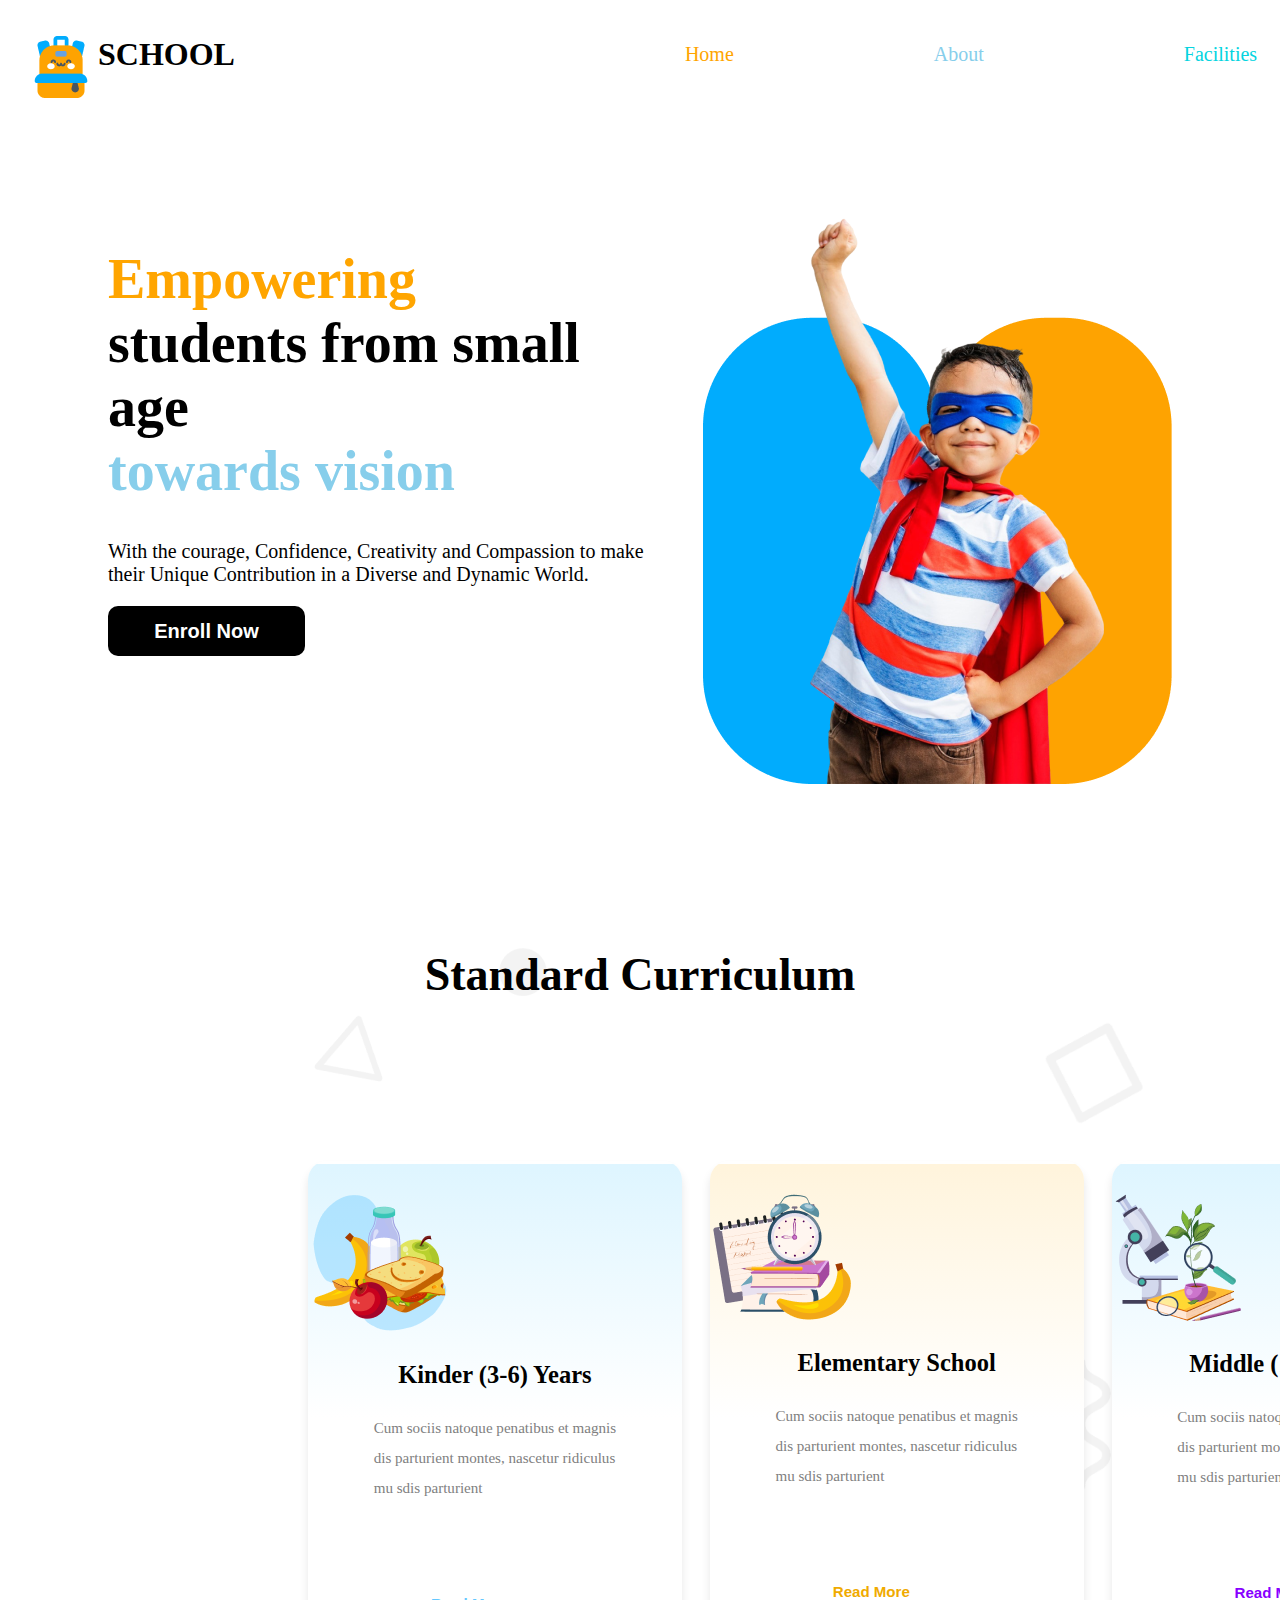
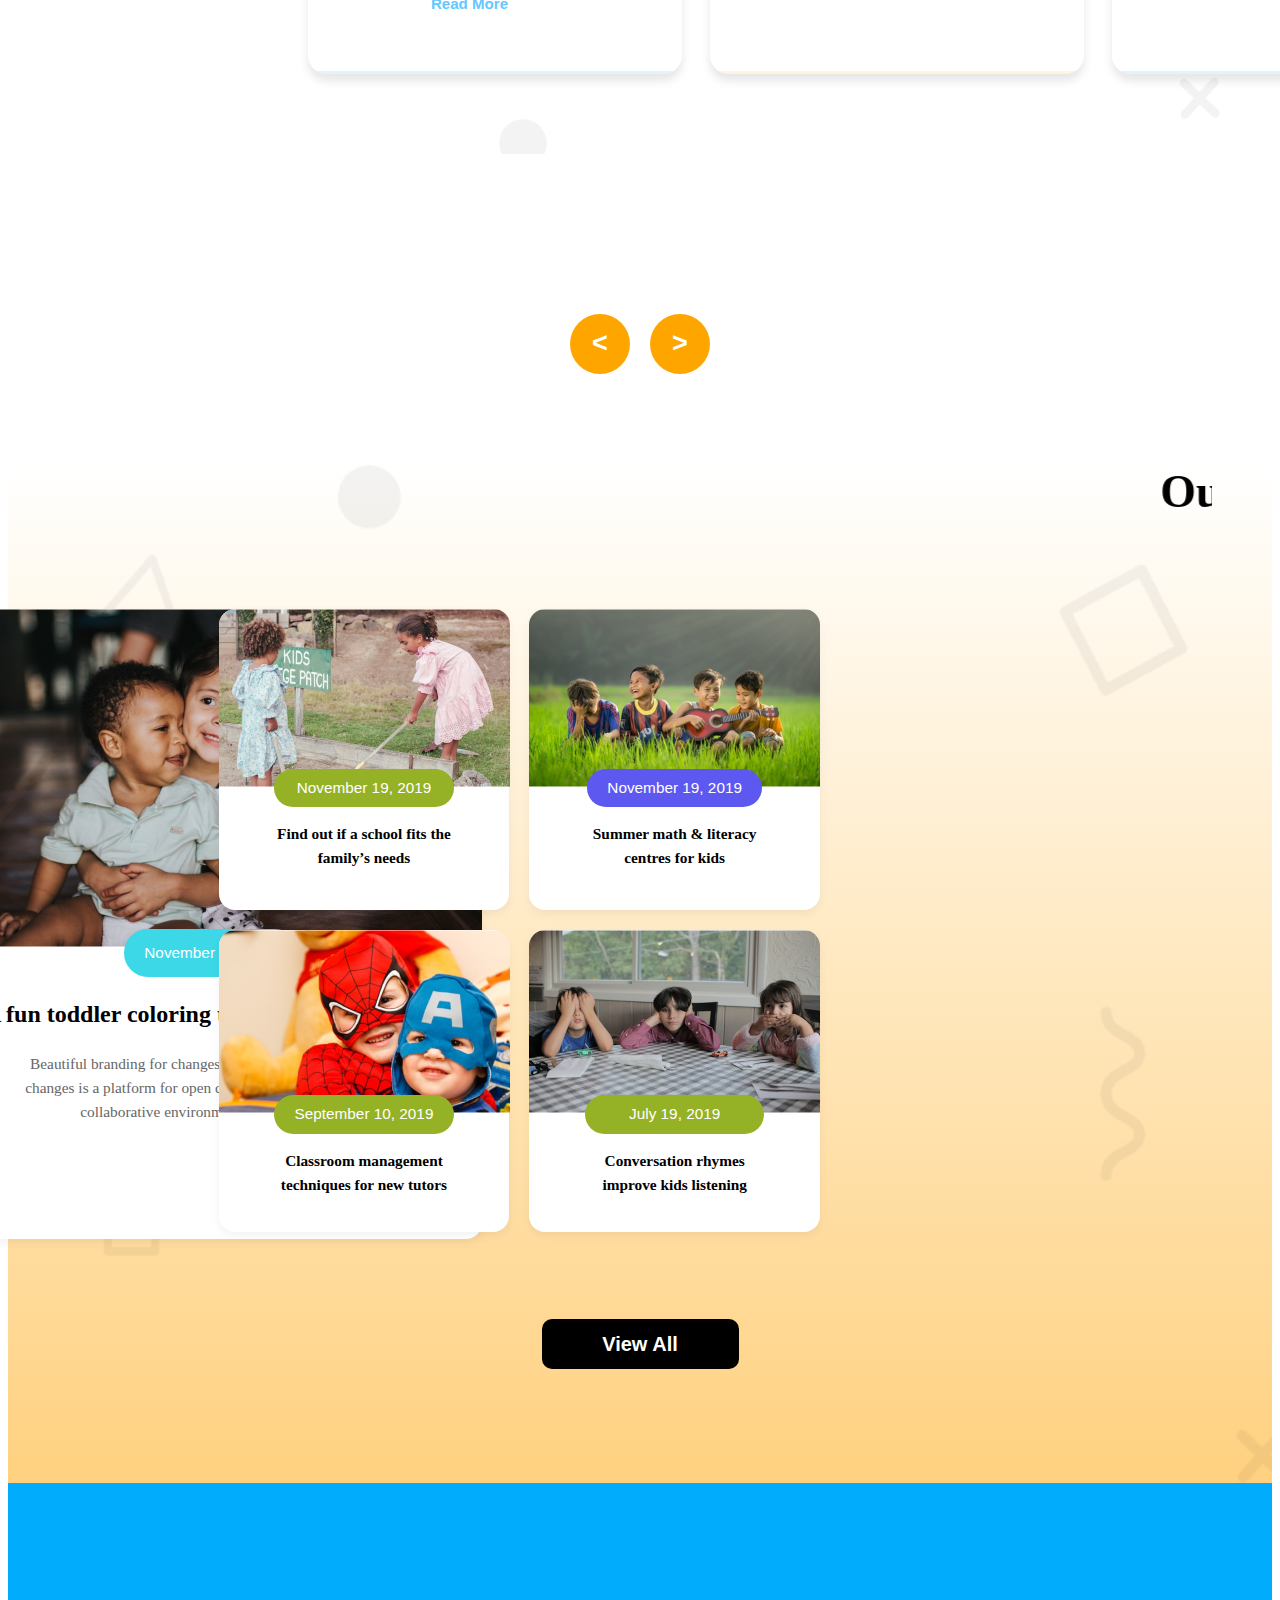
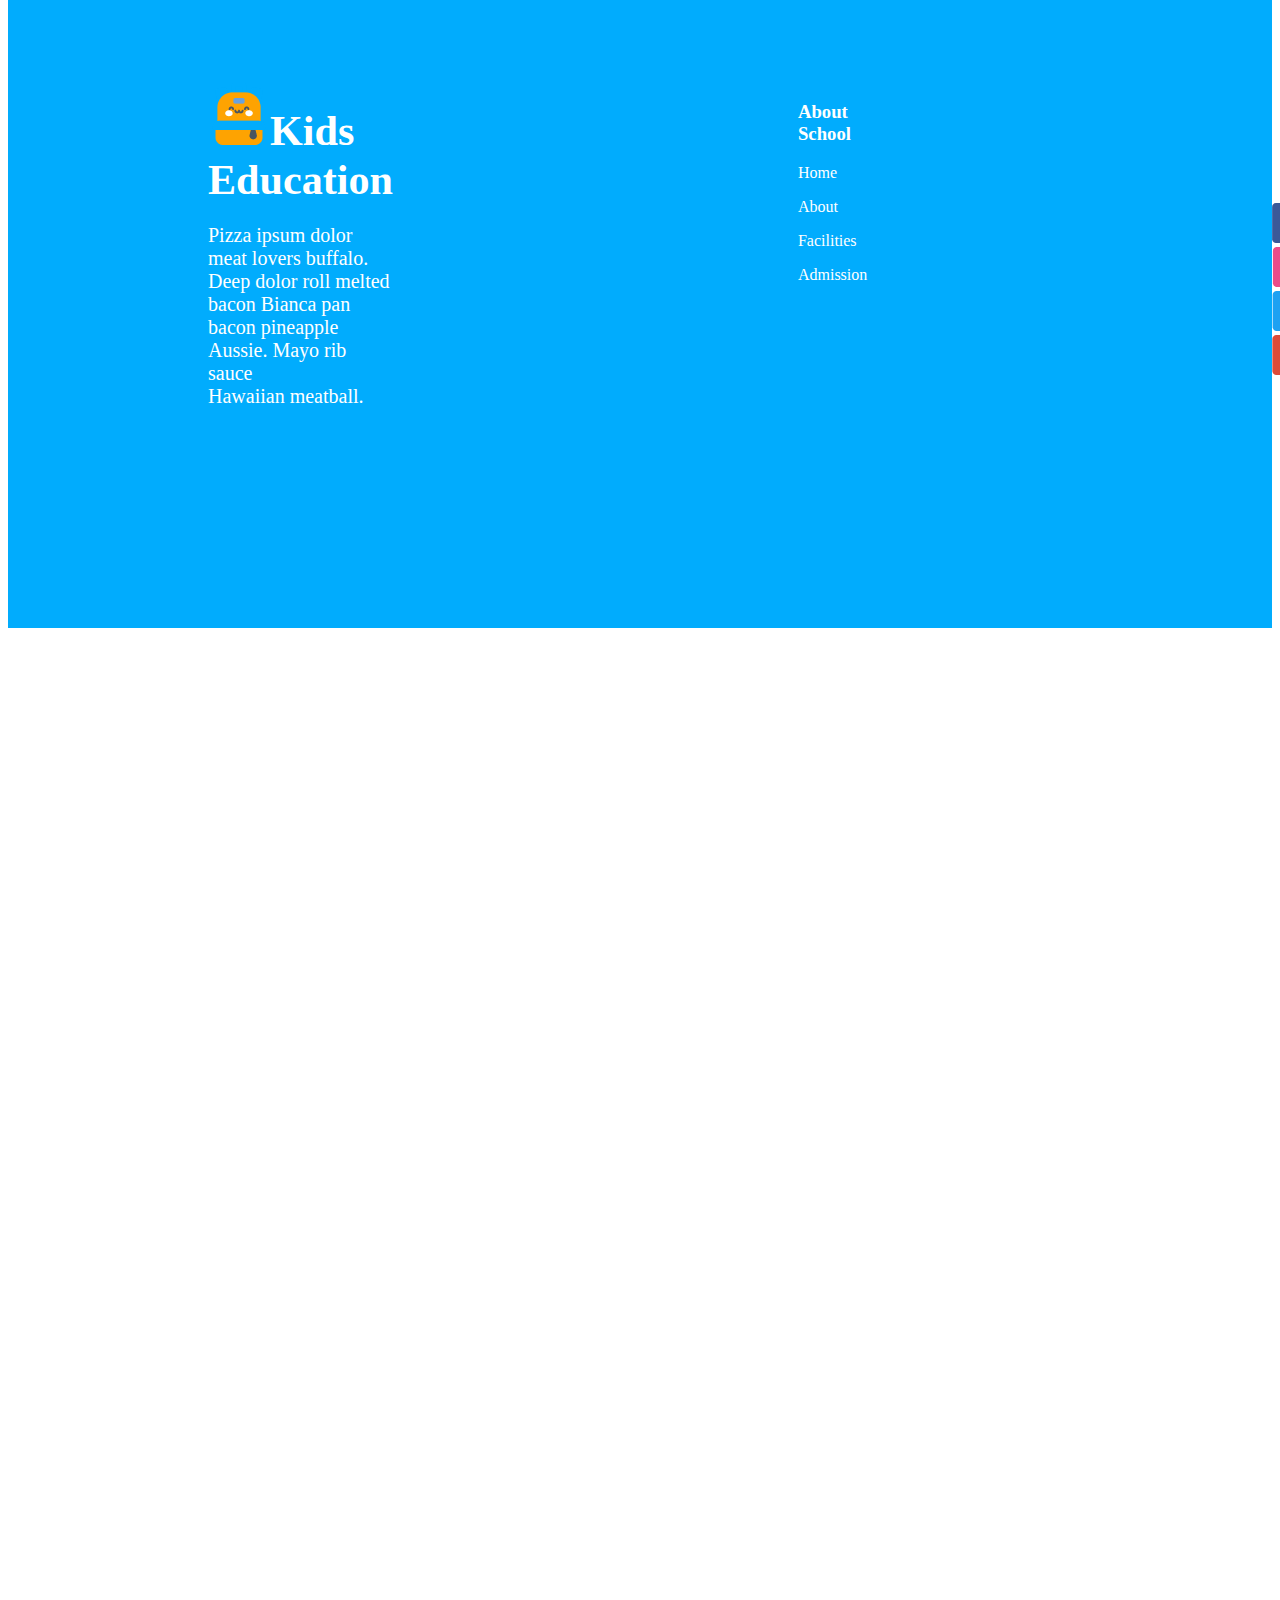
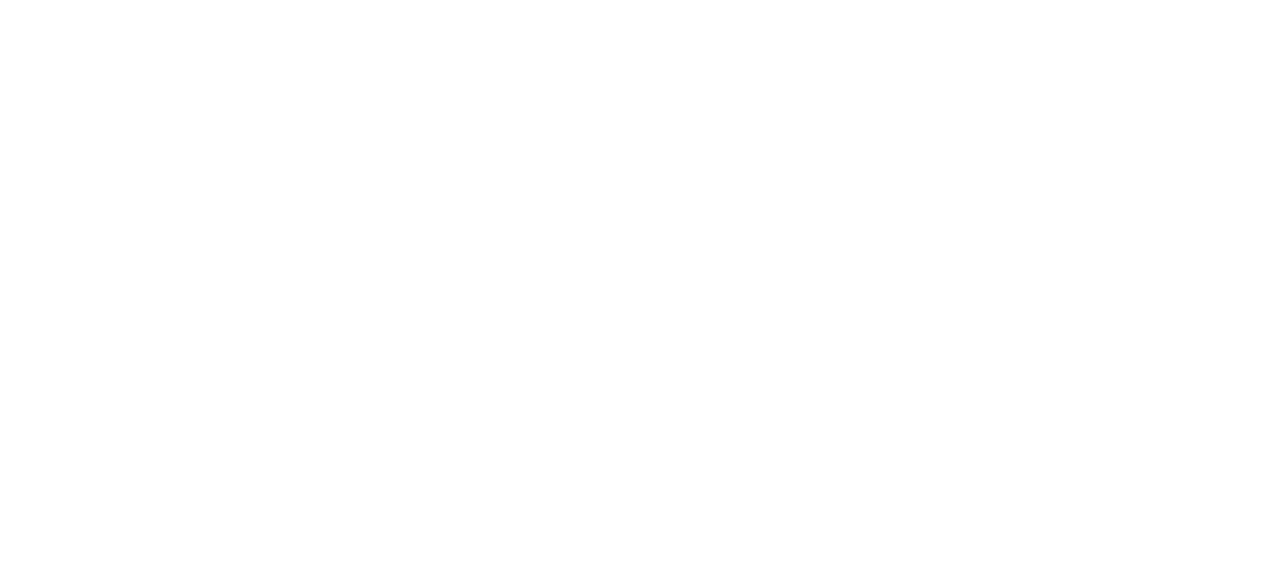
<file: index.html>
<!DOCTYPE html>
<html lang="en">
<head>
    <meta charset="UTF-8">
    <meta name="viewport" content="width=device-width, initial-scale=1.0">
    <title>SCHOOL</title>
    <link rel="stylesheet" href="style4.css">


    <link rel="preconnect" href="https://fonts.googleapis.com">
    <link rel="preconnect" href="https://fonts.gstatic.com" crossorigin>
    <link href="https://fonts.googleapis.com/css2?family=Open+Sans:ital,wght@0,300..800;1,300..800&display=swap" rel="stylesheet">

<body class="Open-sans-normal body">
    
<header >

    
<nav class="nav">


   <div><ul>
      <div class="holo">
       <li><img src="assets/logo.png" height="62px" width="62px" class="logo"></li>
       <li class="font5">SCHOOL</li>
    </div>
<li><a href="" class="font1">Home</a></li>
<li><a href="" class="font2">About</a></li>
<li><a href="" class="font3">Facilities</a></li>
<li><a href="" class="font4">Admission</a></li>
<div><button class="font font-size">Contact</a></button></div>
</ul></div>


    <div class="container-btn">
        <div class="bar1"></div>
        <div class="bar2"></div>
        <div class="bar3"></div>
    </div>

</nav>
</header>


    



    <main>
        <section class="banner">
        <div class="banner-greting "><h1 class="font8"><span class="font6">Empowering </span><br>
            students from small age <br> <span class="font7">towards vision</span></h1>
            <p class="font9">With the courage, Confidence, Creativity and Compassion to make <br> their Unique Contribution in a Diverse and Dynamic World.</p>
 <button class="btn-primary">Enroll Now</button></div>


<div><img src="assets/hero-kids.png" alt="" srcset="" width="468.61px" height="575px"  class="jolo"></div>
</section>
   


<div class="secondary-backgroud saw">
<h1 class="font10">Standard Curriculum</h1>
<div class="box-container">

    <div class="box skyblue box1">
        <img src="assets/kinder.png" alt="" srcset="">
        <h3 class="font11">Kinder (3-6) Years</h3>
        <p class="font12">Cum sociis natoque penatibus et magnis <br>
            dis parturient montes, nascetur ridiculus <br>
            mu sdis parturient</p>
        <button class="btn-primary1">Read More</button>
    </div>

    <div class="box orange box1">
        <img src="assets/elementary.png" alt="" srcset="">
        <h3 class="font11">Elementary School</h3>
        <p class="font12">Cum sociis natoque penatibus et magnis <br>
            dis parturient montes, nascetur ridiculus <br>
            mu sdis parturient</p>
        <button class="btn-primary2">Read More</button>
    </div>


    <div class="box purple box1">
        <img src="assets/middle.png" alt="" srcset="">
        <h3 class="font11">Middle (10-16) Years</h3>
        <p class="font12">Cum sociis natoque penatibus et magnis <br>
            dis parturient montes, nascetur ridiculus <br>
            mu sdis parturient</p>

        <button class="btn-primary3">Read More</button>
    </div>


</div>


</div>

<div class="lang">

<div ><button class="legend"> < </button></div> <div><button class="legend"> > </button> </div>


</div>



<section class="thrid-background">

<h1 class="font10"><marquee direction="righ">Our Stories</marquee></h1>

<div class="viewport ">

<div class="box3">
    
    <img src="assets/story-1.png" alt="" srcset="" class="radious-image">
    <div class="display-co"><button class="btn-primary4">November 19, 2019</button></div>
    <h3 class="font13">A fun toddler coloring training on
        classroom</h3>
        <p class="font15">Beautiful branding for changes by Never Now in Australia. <br>
            changes is a platform for open discussion in an inclusive and  <br>
            collaborative environment, providing the...</p>
           
</div>

<section class="classroom-contaiter">
<div class="box4">
    <img src="assets/story-2.png" alt="" srcset="" class="radious-image">
   <div class="display-co"><button class="btn-primary5">November 19, 2019</button></div> 
    <h3 class="font14">Find out if a school fits the <br>
        family’s needs</h3></div>


<div class="box4">
    <img src="assets/story-3.png" alt="" srcset="" class="radious-image">
    <div class="display-co"><button class="btn-primary6">November 19, 2019</button></div>
    <h3 class="font14">Summer math & literacy <br>
        centres for kids</h3></div>


<div class="box4">
    <img src="assets/story-4.png" alt="" srcset="" class="radious-image">
   <div class="display-co"><button class="btn-primary5">September 10, 2019</button></div> 
    <h3 class="font14">Classroom management <br>
        techniques for new tutors</h3> </div>

        <div class="box4">
            <img src="assets/story-5.png" alt="" srcset="" class="radious-image">
            <div class="display-co"><button class="btn-primary5">July 19, 2019</button></div>
            <h3 class="font14">Conversation rhymes <br>
                improve kids listening</h3></div>
            </section>
            <div class="saw-button"><button class="btn-primary">View All</button></div>
        
</div>


</section>
</main>


<footer>

    <section class="July">
        <div class="ku">
<div><img src="assets/logo.png" alt="" srcset=""><span class="jun">Kids 
    <br>Education</span></div>
<p class="aug">Pizza ipsum dolor meat lovers buffalo. <br> Deep dolor roll melted bacon Bianca pan <br> bacon pineapple Aussie. Mayo rib sauce <br> Hawaiian meatball.</p>
</div>


<div class="hu">
<h3>About School</h3>
<p>Home</p>
<p>About</p>
<p>Facilities</p>
<p>Admission</p>
</div>

<div class="halu">
 <h2>Keep In Touch</h2>
 <div class="social">
    <img src="assets/fb.png" alt="">
     <img src="assets/dribble.png" alt="">
    <img src="assets/twitter.png" alt="">
   <img src="assets/google+.png" alt="">
  </div>
</div>


</section>
</footer>

</body>
</html>
</file>
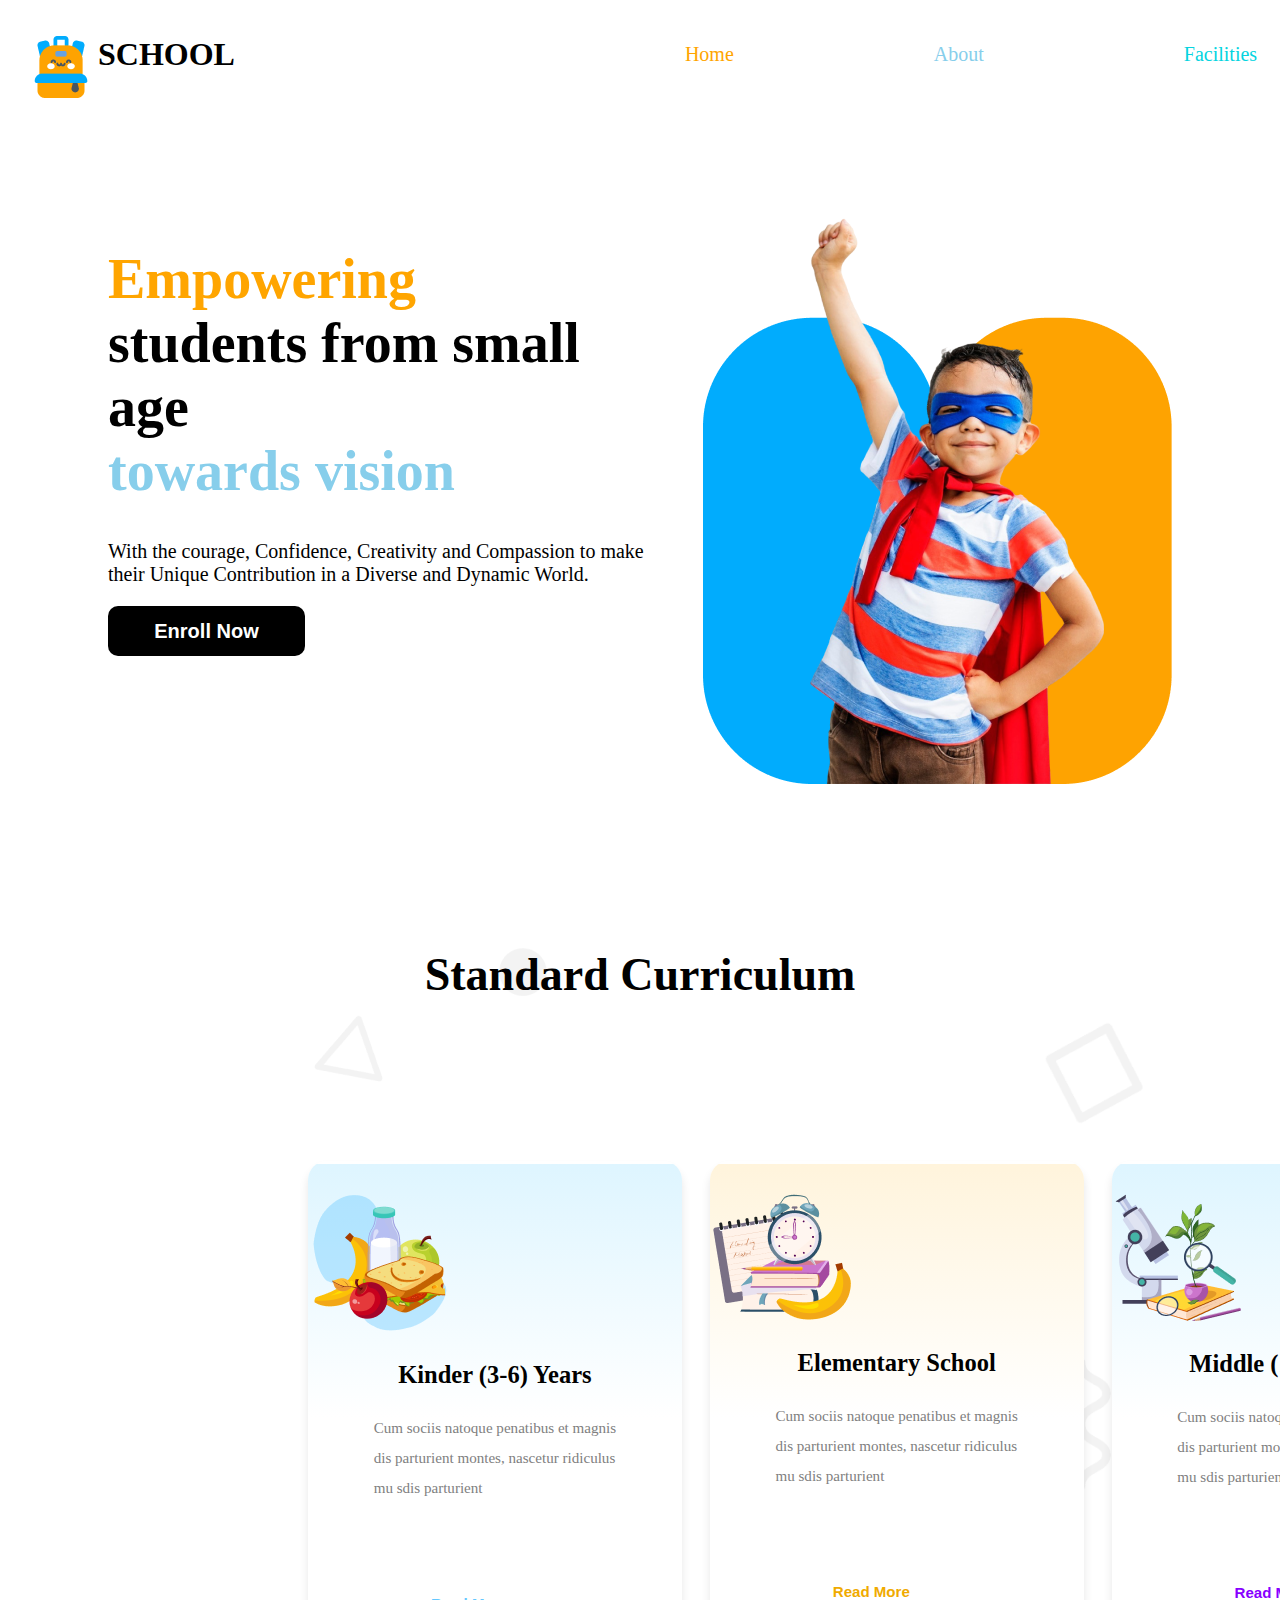
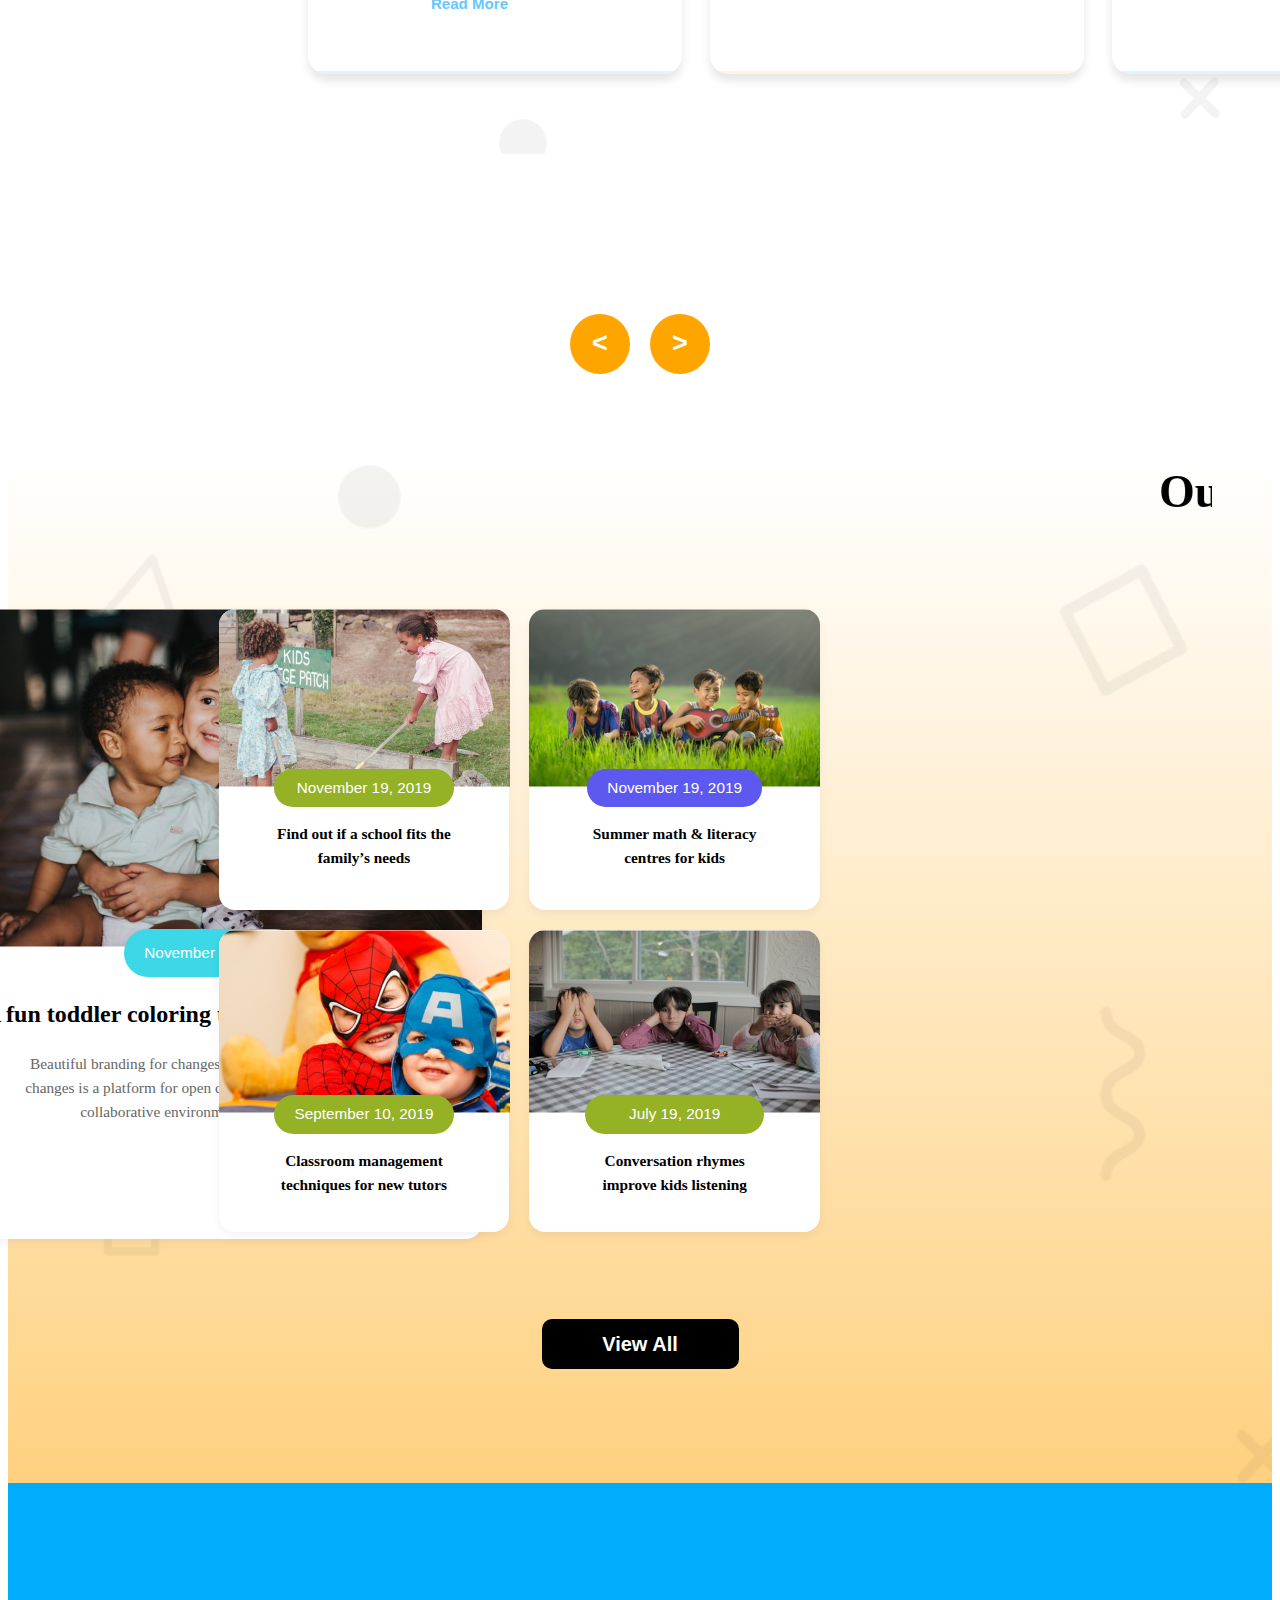
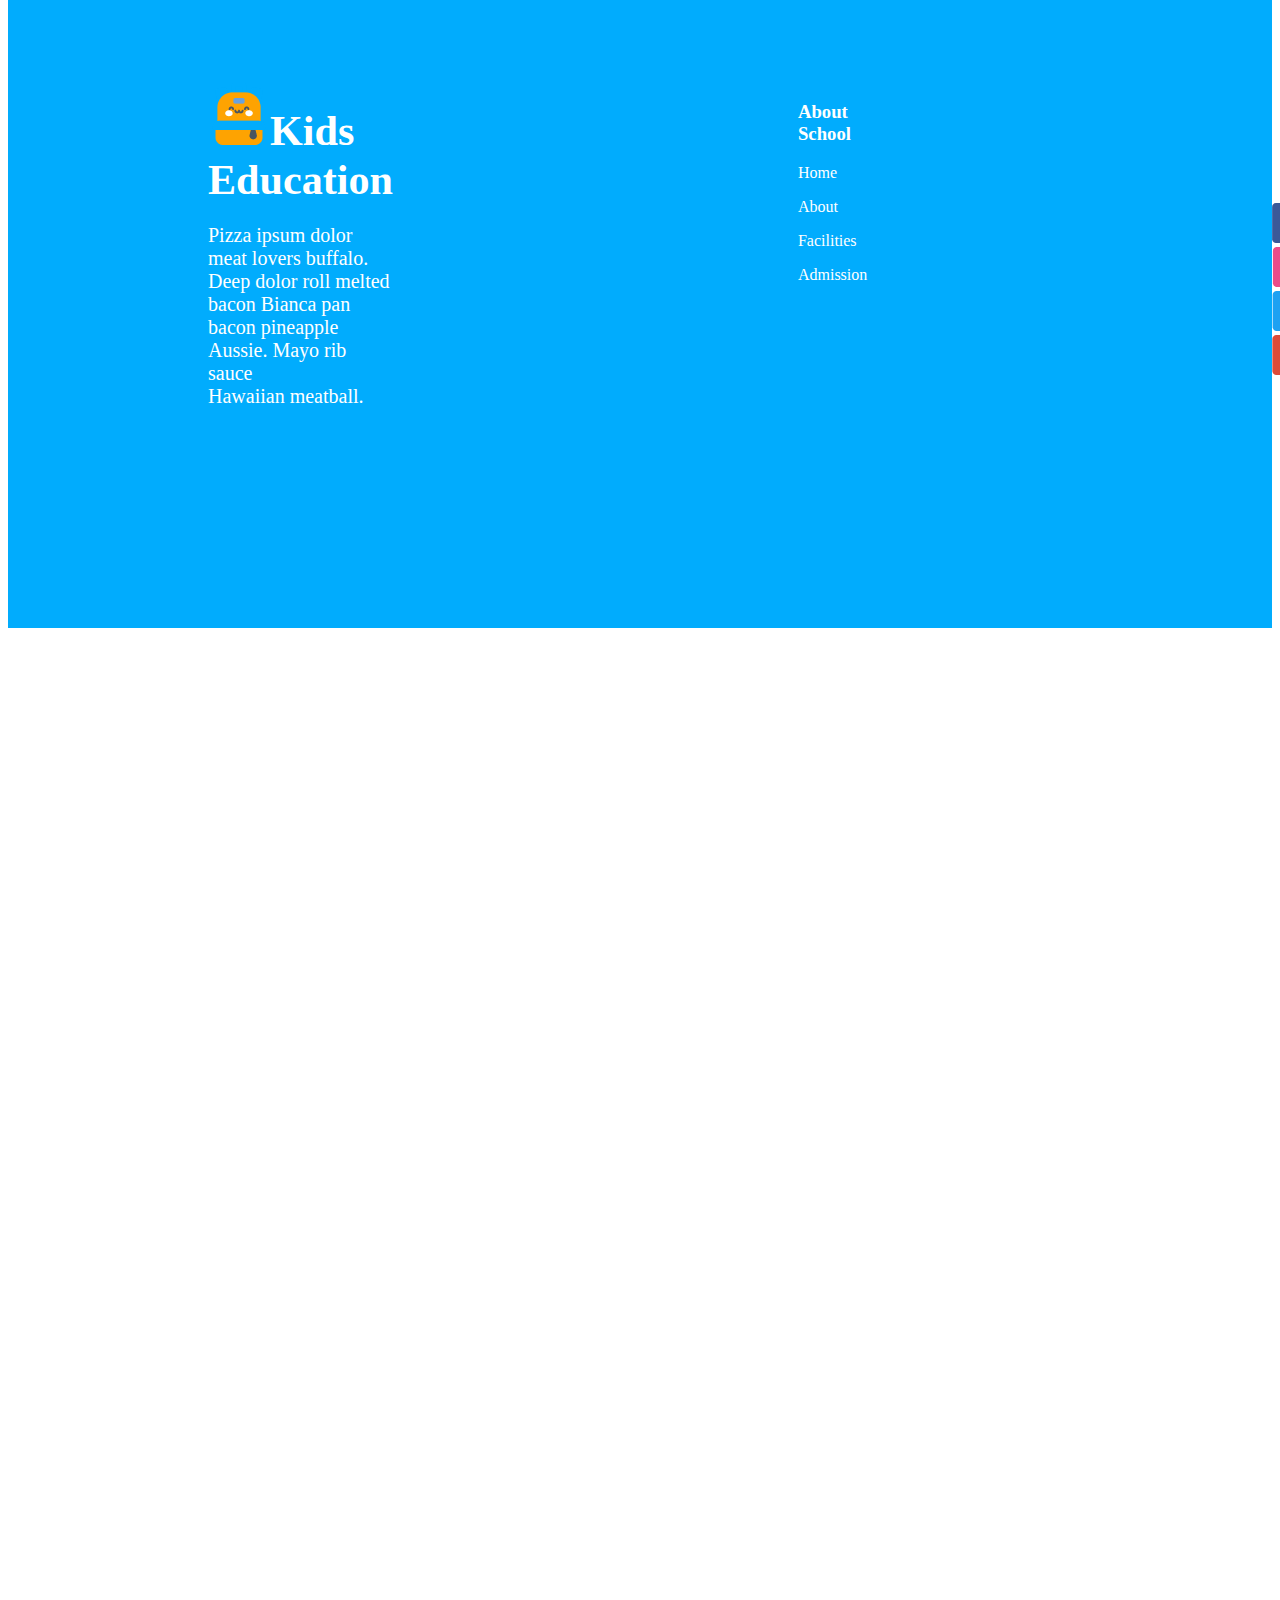
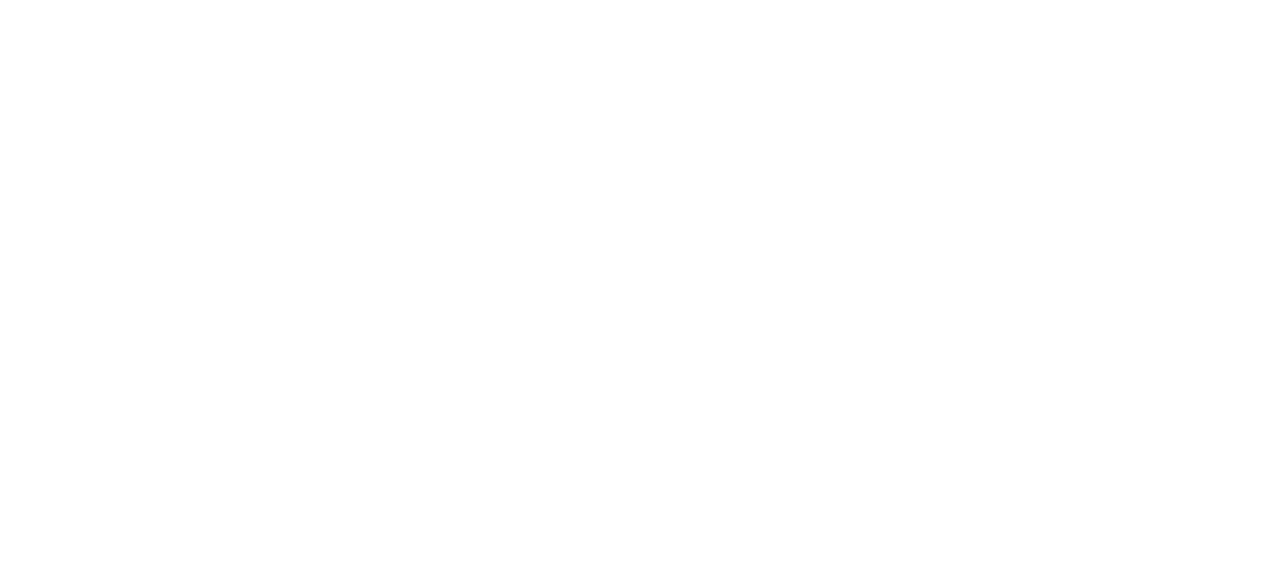
<file: mr.html>
<!DOCTYPE html>
<html lang="en">
<head>
    <meta charset="UTF-8">
    <meta name="viewport" content="width=device-width, initial-scale=1.0">
    <title>SCHOOL</title>
    <link rel="stylesheet" href="style4.css">


    <link rel="preconnect" href="https://fonts.googleapis.com">
    <link rel="preconnect" href="https://fonts.gstatic.com" crossorigin>
    <link href="https://fonts.googleapis.com/css2?family=Open+Sans:ital,wght@0,300..800;1,300..800&display=swap" rel="stylesheet">

<body class="Open-sans-normal body">
    
<header >

    
<nav class="nav">


   <div><ul>
      <div class="holo">
       <li><img src="assets/logo.png" height="62px" width="62px" class="logo"></li>
       <li class="font5">SCHOOL</li>
    </div>
<li><a href="" class="font1">Home</a></li>
<li><a href="" class="font2">About</a></li>
<li><a href="" class="font3">Facilities</a></li>
<li><a href="" class="font4">Admission</a></li>
<div><button class="font font-size">Contact</a></button></div>
</ul></div>


    <div class="container-btn">
        <div class="bar1"></div>
        <div class="bar2"></div>
        <div class="bar3"></div>
    </div>

</nav>
</header>


    



    <main>
        <section class="banner">
        <div class="banner-greting "><h1 class="font8"><span class="font6">Empowering </span><br>
            students from small age <br> <span class="font7">towards vision</span></h1>
            <p class="font9">With the courage, Confidence, Creativity and Compassion to make <br> their Unique Contribution in a Diverse and Dynamic World.</p>
 <button class="btn-primary">Enroll Now</button></div>


<div><img src="assets/hero-kids.png" alt="" srcset="" width="468.61px" height="575px"  class="jolo"></div>
</section>
   


<div class="secondary-backgroud saw">
<h1 class="font10">Standard Curriculum</h1>
<div class="box-container">

    <div class="box skyblue box1">
        <img src="assets/kinder.png" alt="" srcset="">
        <h3 class="font11">Kinder (3-6) Years</h3>
        <p class="font12">Cum sociis natoque penatibus et magnis <br>
            dis parturient montes, nascetur ridiculus <br>
            mu sdis parturient</p>
        <button class="btn-primary1">Read More</button>
    </div>

    <div class="box orange box1">
        <img src="assets/elementary.png" alt="" srcset="">
        <h3 class="font11">Elementary School</h3>
        <p class="font12">Cum sociis natoque penatibus et magnis <br>
            dis parturient montes, nascetur ridiculus <br>
            mu sdis parturient</p>
        <button class="btn-primary2">Read More</button>
    </div>


    <div class="box purple box1">
        <img src="assets/middle.png" alt="" srcset="">
        <h3 class="font11">Middle (10-16) Years</h3>
        <p class="font12">Cum sociis natoque penatibus et magnis <br>
            dis parturient montes, nascetur ridiculus <br>
            mu sdis parturient</p>

        <button class="btn-primary3">Read More</button>
    </div>


</div>


</div>

<div class="lang">

<div ><button class="legend"> < </button></div> <div><button class="legend"> > </button> </div>


</div>



<section class="thrid-background">

<h1 class="font10"><marquee direction="righ">Our Stories</marquee></h1>

<div class="viewport ">

<div class="box3">
    
    <img src="assets/story-1.png" alt="" srcset="" class="radious-image">
    <div class="display-co"><button class="btn-primary4">November 19, 2019</button></div>
    <h3 class="font13">A fun toddler coloring training on
        classroom</h3>
        <p class="font15">Beautiful branding for changes by Never Now in Australia. <br>
            changes is a platform for open discussion in an inclusive and  <br>
            collaborative environment, providing the...</p>
           
</div>

<section class="classroom-contaiter">
<div class="box4">
    <img src="assets/story-2.png" alt="" srcset="" class="radious-image">
   <div class="display-co"><button class="btn-primary5">November 19, 2019</button></div> 
    <h3 class="font14">Find out if a school fits the <br>
        family’s needs</h3></div>


<div class="box4">
    <img src="assets/story-3.png" alt="" srcset="" class="radious-image">
    <div class="display-co"><button class="btn-primary6">November 19, 2019</button></div>
    <h3 class="font14">Summer math & literacy <br>
        centres for kids</h3></div>


<div class="box4">
    <img src="assets/story-4.png" alt="" srcset="" class="radious-image">
   <div class="display-co"><button class="btn-primary5">September 10, 2019</button></div> 
    <h3 class="font14">Classroom management <br>
        techniques for new tutors</h3> </div>

        <div class="box4">
            <img src="assets/story-5.png" alt="" srcset="" class="radious-image">
            <div class="display-co"><button class="btn-primary5">July 19, 2019</button></div>
            <h3 class="font14">Conversation rhymes <br>
                improve kids listening</h3></div>
            </section>
            <div class="saw-button"><button class="btn-primary">View All</button></div>
        
</div>


</section>
</main>


<footer>

    <section class="July">
        <div class="ku">
<div><img src="assets/logo.png" alt="" srcset=""><span class="jun">Kids 
    <br>Education</span></div>
<p class="aug">Pizza ipsum dolor meat lovers buffalo. <br> Deep dolor roll melted bacon Bianca pan <br> bacon pineapple Aussie. Mayo rib sauce <br> Hawaiian meatball.</p>
</div>


<div class="hu">
<h3>About School</h3>
<p>Home</p>
<p>About</p>
<p>Facilities</p>
<p>Admission</p>
</div>

<div class="halu">
 <h2>Keep In Touch</h2>
 <div class="social">
    <img src="assets/fb.png" alt="">
     <img src="assets/dribble.png" alt="">
    <img src="assets/twitter.png" alt="">
   <img src="assets/google+.png" alt="">
  </div>
</div>


</section>
</footer>

</body>
</html>
</file>
<file: style4.css>
.open-sans-<uniquifier> {
    font-family: "Open Sans", serif;
    font-optical-sizing: auto;
    font-weight: <weight>;
    font-style: normal;
    font-variation-settings:
      "wdth" 100;
  }


.


/* nav style */

nav{
    display: flex;
    align-items: center;
    justify-content: space-between;
    margin-top: -50px ;
    padding: 0 100px;
}

.nav-title {

font-size: 20px;
}

.nav ul{
    display: flex;
    align-items: center;
    
}

.nav ul li{
list-style: none;
margin: 20px 100px;

}
.nav li a{

    text-decoration:none;
}

/* root style */
:root{

    --font-size:24px; 
    --font-bold:bold;
    --font-size1:52px; 
--font-color:orange;
--font-color1:skyblue;
--font-color2:rgba(5, 212, 223, 1);
--font-color3:rgba(93, 88, 239, 1);
}

.font{
    background-color: var(--font-color);
   
}

/* font color */

.font1{
    color: var(--font-color);
   font-size: 20px;
}

.font2{
    color: var(--font-color1);
   font-size: 20px;
}

.font3{
    color: var(--font-color2);
   font-size: 20px;
}

.font4{
    color: var(--font-color3);
   font-size: 20px;
}

/* font size */

.font5{
    font-weight: bolder;
   font-size: 32px;
}

.font6{
    font-weight: bold;
   font-size: 56px;
   color: orange;
}

.font7{
    color: var(--font-color1);
   font-size: 56px;
}

.font8{
    font-size: 56px;
}

.font9{
    font-size: 20px;
}

.font10{
 font-weight: bold;
    font-size: 46px;
   text-align: center;
}

.font11{
    font-size: 24.52px;
    font-weight: bold;
}

.font12{
color: rgba(128, 128, 128, 1);
    font-size: 15.09px;
    line-height: 2;
}

.font13{
font-size: 24px;
font-weight: bold;

}

.font14{
 font-weight: bold;
    font-size: 15.34px;
    line-height: 24px;
}

.font15{
    font-size: 15.34px;
    color: rgba(102, 102, 102, 1);
     line-height: 24px;
}
.font-size{
    width: 197px; height: 50px;
    border-radius: 10px;
    border: none;
    color: white;
    font-size: 20px;
    font-weight: bold;
}

/* button style */
.btn-primary{
    background-color: black;
    width: 197px; height: 50px;
    border-radius: 10px;
    border: none;
    color: white;
    font-size: 20px;
    font-weight: bold;
}




.btn-primary1{
    background-color: white;
    width: 197px; height: 50px;
    border-radius: 10px;
    border: none;
    color: rgba(100, 200, 255, 1);
    font-size: 15.09px;
    font-weight: bold;
    margin: 60px;
}

.btn-primary2{
    background-color: white;
    width: 197px; height: 50px;
    border-radius: 10px;
    border: none;
    color: rgba(240, 170, 0, 1);
    font-size: 15.09px;
    font-weight: bold;
    margin: 60px;
}

.btn-primary3{
    background-color: white;
    width: 197px; height: 50px;
    border-radius: 10px;
    border: none;
    color:rgba(135, 0, 255, 1);
    font-size: 15.09px;
    font-weight: bold;
    margin: 60px;
}

.btn-primary4{
height: 47.93px; width: 174.51px;
    color: white;
    background-color: rgba(60, 216, 232, 1);
    font-size: 15.34px;
    border-radius: 47.93px;
    border: none;
  
   
    
}

.btn-primary5{

   background-color: rgba(149, 178, 38, 1);
   border-radius: 47.93px;
   height: 38.35px;
   width: 179.44px;
   font-size: 15.34px;
   font-weight: lighter;
   color: white;
   border: none;


}


.btn-primary6{

    background-color: rgba(93, 88, 240, 1);
    border-radius: 47.93px;
    height: 38.35px;
    width: 174.51px;
    font-size: 15.34px;
    font-weight: lighter;
    color: white;
    border: none;
 }


/* box color */
.skyblue{
    background:linear-gradient(to bottom ,#DEF5FF ,#FFFFFF ,#FFFFFF);
}

.orange{
    background:linear-gradient(to bottom ,#FFF4DC ,#FFFFFF ,#FFFFFF);
}

.purple {
    background:linear-gradient(to bottom ,#DEF5FF ,#FFFFFF ,#FFFFFF);
}
/* banner style */

.banner{
display: flex;
justify-content: space-around;
gap:  50px;
padding: 100px;
align: left;
}


.banner-greting{
gap: 24px;
    
}

.secondary-backgroud{
     justify-content: center;
     background-image: url("assets/bg.png");
     margin: 60px 0px;
    
}

/* container style */

.box {
   width: 367.8px;height: 476.78px;
    border-radius: 18.86px;
    justify-items: center;
    gap: 30px;
  padding-top: 30px;
  
}
.box-container{
    display: grid;
    grid-template-columns: repeat(3 , 1fr);
    justify-content: space-between;
    padding: 80px 100px;
    border-spacing: 28px;
  margin: 80px 200px;
  gap: 28px;
}

.box1{
    box-shadow: 0px 7px 10px rgba(0, 0, 0, 0.10);
   border: 3px solid transparent;
}


.lang{

display: flex;
justify-content: center;
gap: 20px;
padding: 80px 0 60px 0;

}

.legend{
    background-color: orange;
    border-radius: 50%;
    width: 60px; height: 60px;
    color: #FFFFFF;
    border: none;
    font-size: 27px;
    font-weight: bold;
    justify-content: center;
}


/* 2nd backgroud */

.thrid-background{
    
    background-image: linear-gradient(to bottom,#FFFFFF ,#FEA301 200%) ,url("assets/bg.png" );
    background-size:cover;
    background-position: center;
    background-blend-mode: overlay;
    padding: 0px 60px;
    height: 1018.02px;
    width: auto;
    
}


.viewport{

    display: grid;
    grid-template-rows: repeat(5,1fr);
    border-radius: 16px; 
    margin: 80px 200px;
 justify-content: center;
}

.radious-image{
    border-radius:16px 16px 0 0;

}

.box3{
    width: 540.27px; 
    height: 630.52px;
    box-shadow: 0px 4px 10px rgba(0, 0, 0, 0.05);
    border-radius:16px ;
    text-align: center;
   background-color: white;
  
}

.box4{
width: 290.69px;
height: 301.61px;
box-shadow: 0px 4px 10px rgba(0, 0, 0, 0.05);
border-radius:16px;
text-align: center;
background-color: white;
font-size: 15.34px;


}


.saw-button{
    
    padding:80px 600px ;
  
}

.July{
    background-color: rgba(1, 172, 253, 1);
    display: grid;
    grid-template-columns: repeat(3,1fr);
    gap: 5px;
}

.jun{
  font-size: 42.14px;
  font-weight: bold;
  color: white;
}

.aug{
font-size: 20px;
color: white;

}

.ku{

    padding: 200px;
}

.hu{
 padding: 200px;
 color: #FFFFFF;
}


.classroom-contaiter{

    display: grid;
 grid-template-columns: repeat(2,1fr);
  position: absolute;
   right:10px;
   padding: 0 450px;
   gap: 20px;
}

.display-co{
    margin-top: -22px;
}


.hide{
    display:none ;
}

.container {
    display: inline-block;
    cursor: pointer;
  }
  
  .bar1, .bar2, .bar3 {
    width: 35px;
    height: 5px;
    background-color: #333;
    margin: 6px 0;
    transition: 0.4s;
  }


  .holo{
    display: flex;
    justify-content: space-between;
   justify-content: center;
   
  }

.logo{
    position: absolute;
    left: 30px;
     ;
}


.font5{
    position: relative;
    right: 250px;
   
}

  .container-btn{
    display: none;
  }

  .halu{
    padding: 200px;
color: #FFFFFF;
  }
/* i phone 14 mobile size */




@media screen and (max-width:576px) {
    
    .font1 , 
    .font2 ,
     .font3 ,
     .font4 ,
     .font ,
     .font-size{
        display: none;
     }
        
    
    
    
    .banner{
        flex-direction: column-reverse;
    }
    .jolo{
        width: 336.58px;
        height: 413px;
        position: relative;
        right: 70px;
        
    }

.banner{
     gap: 18px;
    justify-content: center;
    width: 100%;
       flex-direction: column-reverse;
}
.banner-greting{
    width: 100%;
       position: relative;
       right: 90px;
       white-space: auto;
       flex-direction: column;
       margin: 0 10px 0 10px;
}
.font6, .font7 ,.font8{

    font-size: 32px;
}


.font9{
    font-size: 14px;
}

.font10 {
     padding: 40px 0 20px 0;
    font-size: 26px;
   position: relative;
   right: 8px;
}

.font11{
    font-size: 16.6px;
}

.font14{
    font-size: 9.13px;
}
.btn-primary{
margin:10px 0 ;
    font-size: 24px 6px;
    border-radius: 8px;
    position: absolute;
    left: 80px;
}
    nav{
       display: block;
       border: 1px solid orange;
       width: 100%;
       flex-direction: column;
    }

    .container-btn{
        position: absolute;
        right: 10px;
        margin-top: -80px;
        display: block;
      padding: 25px;
    }

    .font5{ 
        display: none;
       
    }
    
    .logo{
        position: absolute;
       right: 10px; 
       height: 46px;
       width: 46px;
       margin-top: -20px;
    }
    .box{
        border-radius: 12.77px;
        padding:  10px  5px;
        gap: auto;
        margin: 0px 10px 0 20px;
    }

    .box-container{
        display: flex;
        flex-direction: column;
        position: relative;
        right: 100px;
        align-items: center;
       
    }
    .July{
        margin: auto;
        width: 100%;
       flex-direction: column;
    }

 .box3{
    display: none;
 }
 .box4{
    width: 173.35px;
    height: 179.59px;
   
 }

.radious-image{
width: 173.35px;

}
 .classroom-contaiter{
    display: grid;
    grid-template-areas: repeat(2, 1fr);
    position: relative;
    right: 70px;
    gap: 4px;
    margin-left: 90px;
   margin-right:  60px; ;
 }

 .saw-button{
    position: relative;
   right: 55px;
 }

.btn-primary5 ,.btn-primary6{
    width: 103.91px;
    height: 22.83px;
    font-size: 9.13px;
}

.display-co {
    margin: -15px;
    line-height: 2px;
    
}
.thrid-background{
    width: 71%;
    height: 768.89px;
       flex-direction: column;
       margin-right: 10px;

}
 
.secondary-backgroud{
   width: 390px;
    height: 1913.51px;
    width: 100%;
       flex-direction: column;
     
}

.jun{
    font-size: 35.73px;
}
.aug{
    font-size:16px ;
}

.ku , .hu{
    padding: 30px;
    position: absolute;
    right: 50px;
}
.hu{
margin-top: 250px;
position: absolute;
left: 50px;
}

.halu{
    margin-top: 300px;
    position: relative;
  right: 130px;
}


.social{
 
 display: grid;
 grid-template-columns: repeat(4,1fr);
}


.lang{
    display: none;
}

   

}
</file>
